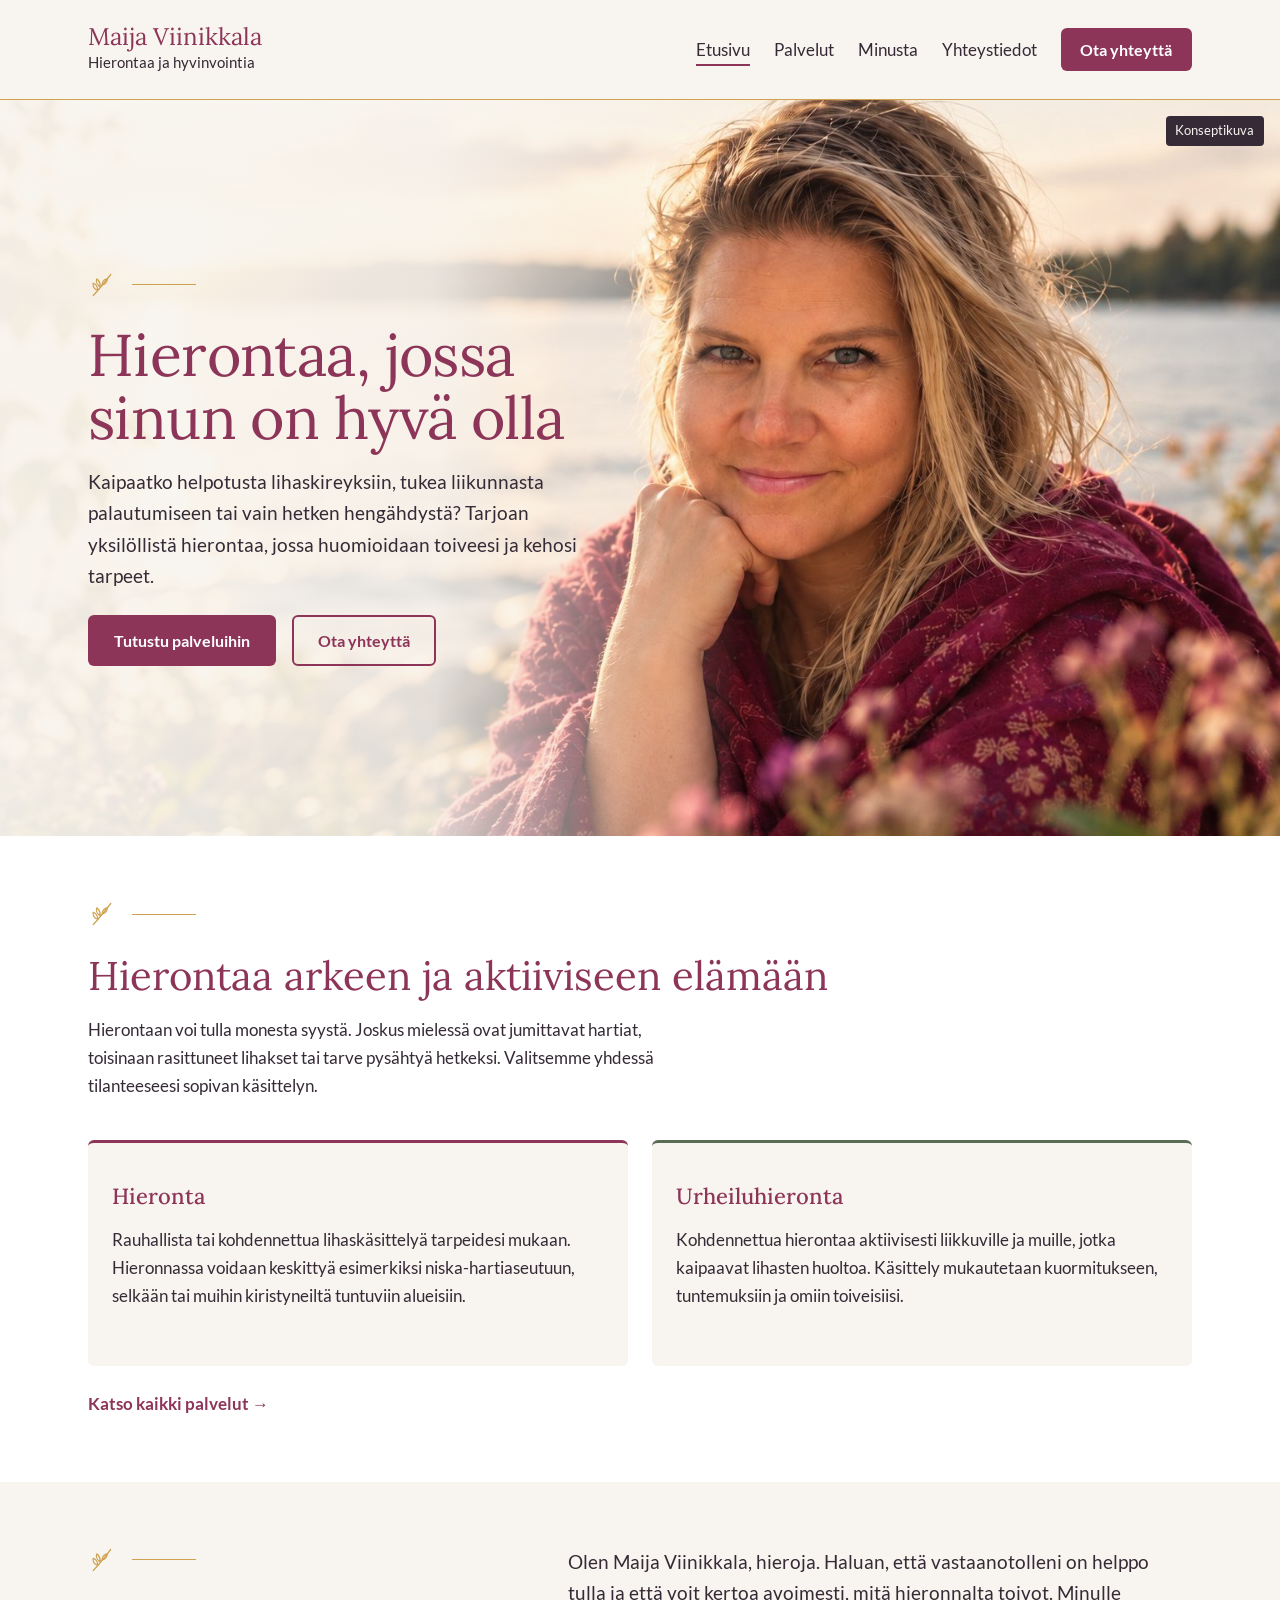
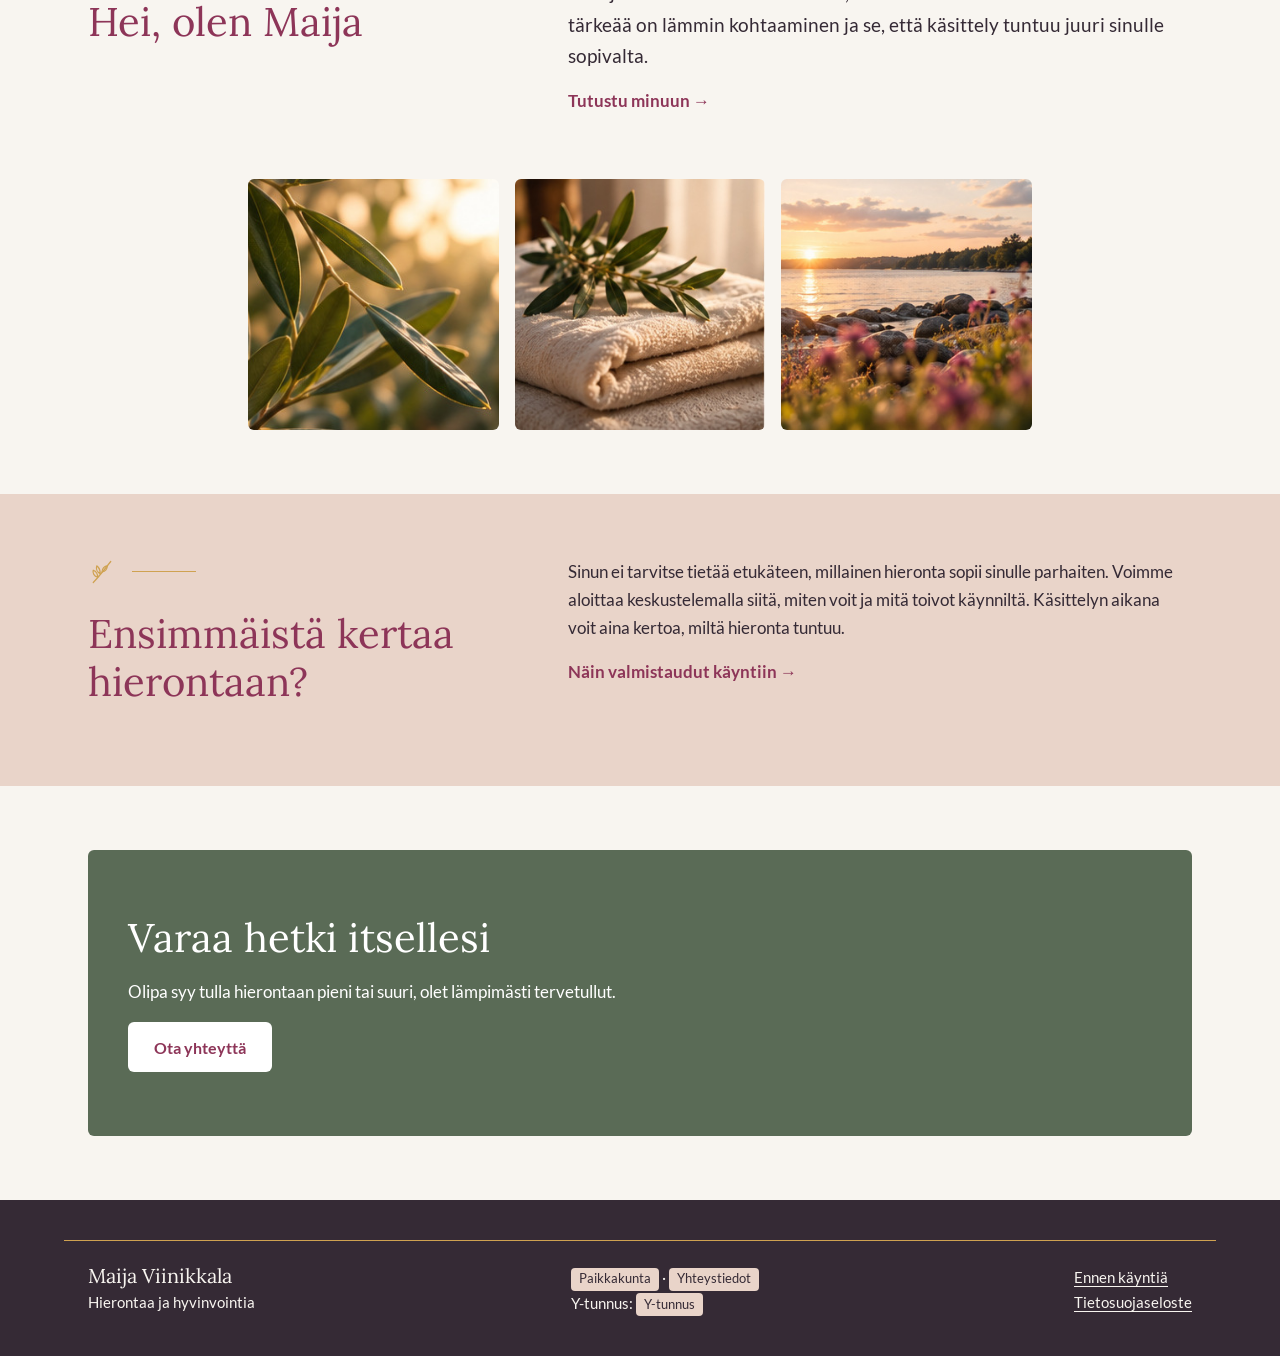
<file: index.html>
<!doctype html>
<html lang="fi">
<head>
  <meta charset="utf-8">
  <meta name="viewport" content="width=device-width, initial-scale=1">
  <title>Maija Viinikkala | Hierontaa ja urheiluhierontaa</title>
  <meta name="description" content="Yksilöllistä hierontaa ja urheiluhierontaa. Tutustu Maija Viinikkalan palveluihin ja ota yhteyttä.">
  <!-- Private build: remove before launch. -->
  <meta name="robots" content="noindex, nofollow">
  <meta name="theme-color" content="#F8F5F0">
  <link rel="icon" href="assets/favicon.svg" type="image/svg+xml">
  <link rel="preload" href="assets/fonts/lora-latin-400-normal.woff2" as="font" type="font/woff2" crossorigin>
  <link rel="preload" href="assets/fonts/lato-latin-400-normal.woff2" as="font" type="font/woff2" crossorigin>
  <link rel="stylesheet" href="css/tokens.css">
  <link rel="stylesheet" href="css/site.css">
</head>
<body>
  <svg width="0" height="0" style="position:absolute" aria-hidden="true" focusable="false">
    <symbol id="sprig" viewBox="0 0 32 32">
      <g fill="none" stroke="currentColor" stroke-width="1.4" stroke-linecap="round" stroke-linejoin="round">
        <path d="M6 28 C12 22 18 14 26 4"/>
        <path d="M11 22 C7 21 5 17 6 14 C9 15 11 18 11 22 Z"/>
        <path d="M16 16 C16 12 19 9 22 9 C22 12 20 15 16 16 Z"/>
        <path d="M14 18 C10 16 9 12 10 9 C13 11 14 14 14 18 Z"/>
      </g>
    </symbol>
  </svg>

  <a class="skip-link" href="#sisalto">Siirry sisältöön</a>

  <header class="site-header">
    <div class="wrap">
      <a class="brand" href="index.html">
        <span class="brand-name">Maija Viinikkala</span>
        <span class="brand-descriptor">Hierontaa ja hyvinvointia</span>
      </a>
      <nav class="site-nav" aria-label="Päävalikko">
        <ul>
          <li><a href="index.html" aria-current="page">Etusivu</a></li>
          <li><a href="palvelut.html">Palvelut</a></li>
          <li><a href="minusta.html">Minusta</a></li>
          <li><a href="yhteystiedot.html">Yhteystiedot</a></li>
          <!-- Becomes "Varaa aika" once a working booking route exists. -->
          <li><a class="button" href="yhteystiedot.html">Ota yhteyttä</a></li>
        </ul>
      </nav>
    </div>
  </header>

  <main id="sisalto">
    <section class="hero" aria-labelledby="hero-otsikko">
      <!-- PRIVATE DRAFT ONLY: AI-generated concept image, not a photograph of Maija.
           Replace with a genuine, Maija-approved portrait before launch,
           and remove .concept-label with it. -->
      <figure class="hero-media">
        <img src="assets/images/concept-hero-placeholder.jpg"
             srcset="assets/images/concept-hero-placeholder-800.jpg 800w, assets/images/concept-hero-placeholder.jpg 1536w"
             sizes="100vw" width="1536" height="1024" fetchpriority="high"
             alt="Konseptikuva: hymyilevä nainen viininpunaisessa huivissa järvenrannalla ilta-auringossa">
      </figure>
      <p class="concept-label">Konseptikuva</p>
      <div class="wrap hero-content">
        <div>
          <div class="rule" aria-hidden="true"><svg><use href="#sprig"/></svg></div>
          <h1 id="hero-otsikko">Hierontaa, jossa sinun on hyvä olla</h1>
          <p class="lead">Kaipaatko helpotusta lihaskireyksiin, tukea liikunnasta palautumiseen tai vain hetken hengähdystä? Tarjoan yksilöllistä hierontaa, jossa huomioidaan toiveesi ja kehosi tarpeet.</p>
          <div class="hero-actions">
            <a class="button" href="palvelut.html">Tutustu palveluihin</a>
            <a class="button button--outline" href="yhteystiedot.html">Ota yhteyttä</a>
          </div>
        </div>
      </div>
    </section>

    <section class="services" aria-labelledby="palvelut-otsikko">
      <div class="wrap">
        <div class="rule" aria-hidden="true"><svg><use href="#sprig"/></svg></div>
        <h2 id="palvelut-otsikko">Hierontaa arkeen ja aktiiviseen elämään</h2>
        <p>Hierontaan voi tulla monesta syystä. Joskus mielessä ovat jumittavat hartiat, toisinaan rasittuneet lihakset tai tarve pysähtyä hetkeksi. Valitsemme yhdessä tilanteeseesi sopivan käsittelyn.</p>
        <div class="card-grid">
          <article class="card">
            <h3>Hieronta</h3>
            <p>Rauhallista tai kohdennettua lihaskäsittelyä tarpeidesi mukaan. Hieronnassa voidaan keskittyä esimerkiksi niska-hartiaseutuun, selkään tai muihin kiristyneiltä tuntuviin alueisiin.</p>
          </article>
          <article class="card card--green">
            <h3>Urheiluhieronta</h3>
            <p>Kohdennettua hierontaa aktiivisesti liikkuville ja muille, jotka kaipaavat lihasten huoltoa. Käsittely mukautetaan kuormitukseen, tuntemuksiin ja omiin toiveisiisi.</p>
          </article>
        </div>
        <a class="text-link" href="palvelut.html">Katso kaikki palvelut</a>
      </div>
    </section>

    <section class="split" aria-labelledby="minusta-otsikko">
      <div class="wrap">
        <div>
          <div class="rule" aria-hidden="true"><svg><use href="#sprig"/></svg></div>
          <h2 id="minusta-otsikko">Hei, olen Maija</h2>
        </div>
        <div>
          <p class="lead">Olen Maija Viinikkala, hieroja. Haluan, että vastaanotolleni on helppo tulla ja että voit kertoa avoimesti, mitä hieronnalta toivot. Minulle tärkeää on lämmin kohtaaminen ja se, että käsittely tuntuu juuri sinulle sopivalta.</p>
          <a class="text-link" href="minusta.html">Tutustu minuun</a>
        </div>
      </div>
    </section>

    <!-- Moodboard atmosphere images. Replace with Maija's own photographs before launch. -->
    <div class="photo-strip">
      <div class="wrap">
        <ul>
          <li><img src="assets/images/botanical_olive_leaves.jpg" width="328" height="263" loading="lazy" alt="Oliivinoksan lehtiä auringonvalossa"></li>
          <li><img src="assets/images/folded_ivory_towels.jpg" width="306" height="299" loading="lazy" alt="Pinottuja vaaleita pyyhkeitä ja vihreä oksa"></li>
          <li><img src="assets/images/sunset_lakeshore.jpg" width="375" height="299" loading="lazy" alt="Järvenranta ja kukkivia kasveja ilta-auringossa"></li>
        </ul>
      </div>
    </div>

    <section class="split tinted" aria-labelledby="ensikerta-otsikko">
      <div class="wrap">
        <div>
          <div class="rule" aria-hidden="true"><svg><use href="#sprig"/></svg></div>
          <h2 id="ensikerta-otsikko">Ensimmäistä kertaa hierontaan?</h2>
        </div>
        <div>
          <p>Sinun ei tarvitse tietää etukäteen, millainen hieronta sopii sinulle parhaiten. Voimme aloittaa keskustelemalla siitä, miten voit ja mitä toivot käynniltä. Käsittelyn aikana voit aina kertoa, miltä hieronta tuntuu.</p>
          <a class="text-link" href="ennen-kayntia.html">Näin valmistaudut käyntiin</a>
        </div>
      </div>
    </section>

    <section aria-labelledby="cta-otsikko">
      <div class="wrap">
        <div class="cta-panel">
          <h2 id="cta-otsikko">Varaa hetki itsellesi</h2>
          <p>Olipa syy tulla hierontaan pieni tai suuri, olet lämpimästi tervetullut.</p>
          <!-- "Varaa aika" once online booking exists. -->
          <a class="button" href="yhteystiedot.html">Ota yhteyttä</a>
        </div>
      </div>
    </section>
  </main>

  <footer class="site-footer">
    <div class="wrap">
      <p><span class="brand-name">Maija Viinikkala</span><br>Hierontaa ja hyvinvointia</p>
      <p><span class="todo">Paikkakunta</span> · <span class="todo">Yhteystiedot</span><br>Y-tunnus: <span class="todo">Y-tunnus</span></p>
      <p><a href="ennen-kayntia.html">Ennen käyntiä</a><br><a href="tietosuoja.html">Tietosuojaseloste</a></p>
    </div>
  </footer>
</body>
</html>
</file>
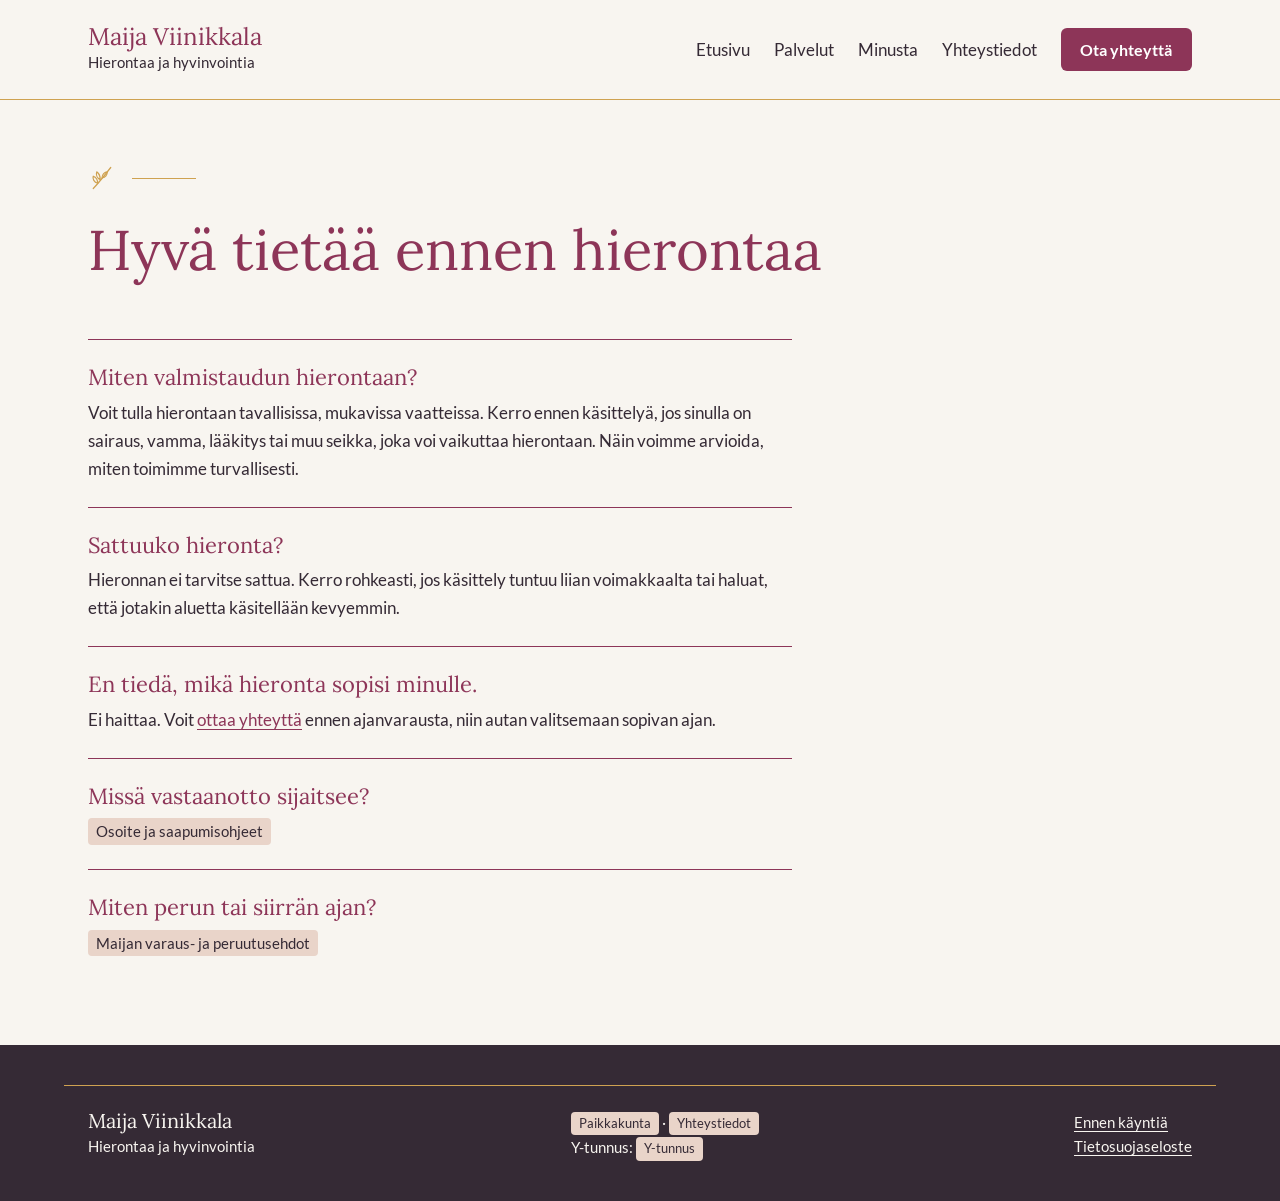
<file: ennen-kayntia.html>
<!doctype html>
<html lang="fi">
<head>
  <meta charset="utf-8">
  <meta name="viewport" content="width=device-width, initial-scale=1">
  <title>Hyvä tietää ennen hierontaa | Maija Viinikkala</title>
  <meta name="description" content="Miten valmistaudut hierontaan, sattuuko hieronta ja muita usein kysyttyjä kysymyksiä.">
  <!-- Private build: remove before launch. -->
  <meta name="robots" content="noindex, nofollow">
  <meta name="theme-color" content="#F8F5F0">
  <link rel="icon" href="assets/favicon.svg" type="image/svg+xml">
  <link rel="preload" href="assets/fonts/lora-latin-400-normal.woff2" as="font" type="font/woff2" crossorigin>
  <link rel="preload" href="assets/fonts/lato-latin-400-normal.woff2" as="font" type="font/woff2" crossorigin>
  <link rel="stylesheet" href="css/tokens.css">
  <link rel="stylesheet" href="css/site.css">
</head>
<body>
  <svg width="0" height="0" style="position:absolute" aria-hidden="true" focusable="false">
    <symbol id="sprig" viewBox="0 0 32 32">
      <g fill="none" stroke="currentColor" stroke-width="1.4" stroke-linecap="round" stroke-linejoin="round">
        <path d="M6 28 C12 22 18 14 26 4"/>
        <path d="M11 22 C7 21 5 17 6 14 C9 15 11 18 11 22 Z"/>
        <path d="M16 16 C16 12 19 9 22 9 C22 12 20 15 16 16 Z"/>
        <path d="M14 18 C10 16 9 12 10 9 C13 11 14 14 14 18 Z"/>
      </g>
    </symbol>
  </svg>

  <a class="skip-link" href="#sisalto">Siirry sisältöön</a>

  <header class="site-header">
    <div class="wrap">
      <a class="brand" href="index.html">
        <span class="brand-name">Maija Viinikkala</span>
        <span class="brand-descriptor">Hierontaa ja hyvinvointia</span>
      </a>
      <nav class="site-nav" aria-label="Päävalikko">
        <ul>
          <li><a href="index.html">Etusivu</a></li>
          <li><a href="palvelut.html">Palvelut</a></li>
          <li><a href="minusta.html">Minusta</a></li>
          <li><a href="yhteystiedot.html">Yhteystiedot</a></li>
          <!-- Becomes "Varaa aika" once a working booking route exists. -->
          <li><a class="button" href="yhteystiedot.html">Ota yhteyttä</a></li>
        </ul>
      </nav>
    </div>
  </header>

  <main id="sisalto">
    <section class="page-intro">
      <div class="wrap">
        <div class="rule" aria-hidden="true"><svg><use href="#sprig"/></svg></div>
        <h1>Hyvä tietää ennen hierontaa</h1>
      </div>
    </section>

    <section>
      <div class="wrap">
        <dl class="faq-list">
          <div>
            <dt>Miten valmistaudun hierontaan?</dt>
            <dd>Voit tulla hierontaan tavallisissa, mukavissa vaatteissa. Kerro ennen käsittelyä, jos sinulla on sairaus, vamma, lääkitys tai muu seikka, joka voi vaikuttaa hierontaan. Näin voimme arvioida, miten toimimme turvallisesti.</dd>
          </div>
          <div>
            <dt>Sattuuko hieronta?</dt>
            <dd>Hieronnan ei tarvitse sattua. Kerro rohkeasti, jos käsittely tuntuu liian voimakkaalta tai haluat, että jotakin aluetta käsitellään kevyemmin.</dd>
          </div>
          <div>
            <dt>En tiedä, mikä hieronta sopisi minulle.</dt>
            <dd>Ei haittaa. Voit <a href="yhteystiedot.html">ottaa yhteyttä</a> ennen ajanvarausta, niin autan valitsemaan sopivan ajan.</dd>
          </div>
          <div>
            <dt>Missä vastaanotto sijaitsee?</dt>
            <dd><span class="todo">Osoite ja saapumisohjeet</span></dd>
          </div>
          <div>
            <dt>Miten perun tai siirrän ajan?</dt>
            <dd><span class="todo">Maijan varaus- ja peruutusehdot</span></dd>
          </div>
        </dl>
      </div>
    </section>
  </main>

  <footer class="site-footer">
    <div class="wrap">
      <p><span class="brand-name">Maija Viinikkala</span><br>Hierontaa ja hyvinvointia</p>
      <p><span class="todo">Paikkakunta</span> · <span class="todo">Yhteystiedot</span><br>Y-tunnus: <span class="todo">Y-tunnus</span></p>
      <p><a href="ennen-kayntia.html">Ennen käyntiä</a><br><a href="tietosuoja.html">Tietosuojaseloste</a></p>
    </div>
  </footer>
</body>
</html>
</file>
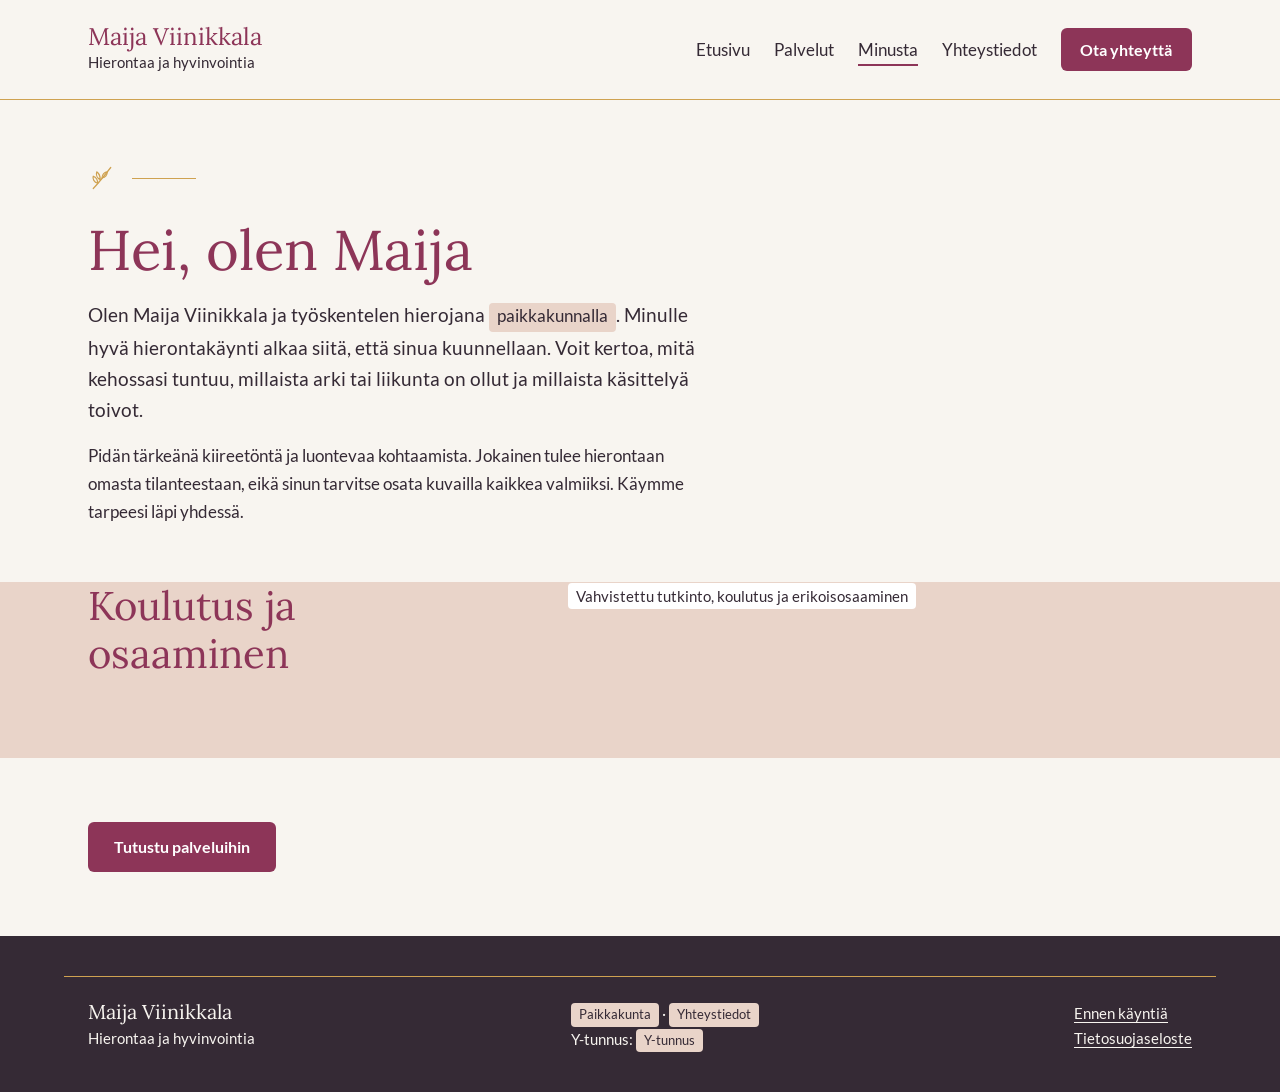
<file: minusta.html>
<!doctype html>
<html lang="fi">
<head>
  <meta charset="utf-8">
  <meta name="viewport" content="width=device-width, initial-scale=1">
  <title>Minusta | Maija Viinikkala</title>
  <meta name="description" content="Tutustu Maija Viinikkalaan ja hänen tapaansa tehdä yksilöllistä, asiakkaan tarpeet huomioivaa hierontaa.">
  <!-- Private build: remove before launch. -->
  <meta name="robots" content="noindex, nofollow">
  <meta name="theme-color" content="#F8F5F0">
  <link rel="icon" href="assets/favicon.svg" type="image/svg+xml">
  <link rel="preload" href="assets/fonts/lora-latin-400-normal.woff2" as="font" type="font/woff2" crossorigin>
  <link rel="preload" href="assets/fonts/lato-latin-400-normal.woff2" as="font" type="font/woff2" crossorigin>
  <link rel="stylesheet" href="css/tokens.css">
  <link rel="stylesheet" href="css/site.css">
</head>
<body>
  <svg width="0" height="0" style="position:absolute" aria-hidden="true" focusable="false">
    <symbol id="sprig" viewBox="0 0 32 32">
      <g fill="none" stroke="currentColor" stroke-width="1.4" stroke-linecap="round" stroke-linejoin="round">
        <path d="M6 28 C12 22 18 14 26 4"/>
        <path d="M11 22 C7 21 5 17 6 14 C9 15 11 18 11 22 Z"/>
        <path d="M16 16 C16 12 19 9 22 9 C22 12 20 15 16 16 Z"/>
        <path d="M14 18 C10 16 9 12 10 9 C13 11 14 14 14 18 Z"/>
      </g>
    </symbol>
  </svg>

  <a class="skip-link" href="#sisalto">Siirry sisältöön</a>

  <header class="site-header">
    <div class="wrap">
      <a class="brand" href="index.html">
        <span class="brand-name">Maija Viinikkala</span>
        <span class="brand-descriptor">Hierontaa ja hyvinvointia</span>
      </a>
      <nav class="site-nav" aria-label="Päävalikko">
        <ul>
          <li><a href="index.html">Etusivu</a></li>
          <li><a href="palvelut.html">Palvelut</a></li>
          <li><a href="minusta.html" aria-current="page">Minusta</a></li>
          <li><a href="yhteystiedot.html">Yhteystiedot</a></li>
          <!-- Becomes "Varaa aika" once a working booking route exists. -->
          <li><a class="button" href="yhteystiedot.html">Ota yhteyttä</a></li>
        </ul>
      </nav>
    </div>
  </header>

  <main id="sisalto">
    <section class="page-intro">
      <div class="wrap">
        <div class="rule" aria-hidden="true"><svg><use href="#sprig"/></svg></div>
        <h1>Hei, olen Maija</h1>
        <p class="lead">Olen Maija Viinikkala ja työskentelen hierojana <span class="todo">paikkakunnalla</span>. Minulle hyvä hierontakäynti alkaa siitä, että sinua kuunnellaan. Voit kertoa, mitä kehossasi tuntuu, millaista arki tai liikunta on ollut ja millaista käsittelyä toivot.</p>
        <p>Pidän tärkeänä kiireetöntä ja luontevaa kohtaamista. Jokainen tulee hierontaan omasta tilanteestaan, eikä sinun tarvitse osata kuvailla kaikkea valmiiksi. Käymme tarpeesi läpi yhdessä.</p>
      </div>
    </section>

    <!-- Optional: keep only with factual details supplied by Maija. -->
    <section class="split tinted" aria-labelledby="koulutus-otsikko">
      <div class="wrap">
        <div>
          <h2 id="koulutus-otsikko">Koulutus ja osaaminen</h2>
        </div>
        <div>
          <p><span class="todo">Vahvistettu tutkinto, koulutus ja erikoisosaaminen</span></p>
        </div>
      </div>
    </section>

    <section>
      <div class="wrap">
        <a class="button" href="palvelut.html">Tutustu palveluihin</a>
      </div>
    </section>
  </main>

  <footer class="site-footer">
    <div class="wrap">
      <p><span class="brand-name">Maija Viinikkala</span><br>Hierontaa ja hyvinvointia</p>
      <p><span class="todo">Paikkakunta</span> · <span class="todo">Yhteystiedot</span><br>Y-tunnus: <span class="todo">Y-tunnus</span></p>
      <p><a href="ennen-kayntia.html">Ennen käyntiä</a><br><a href="tietosuoja.html">Tietosuojaseloste</a></p>
    </div>
  </footer>
</body>
</html>
</file>
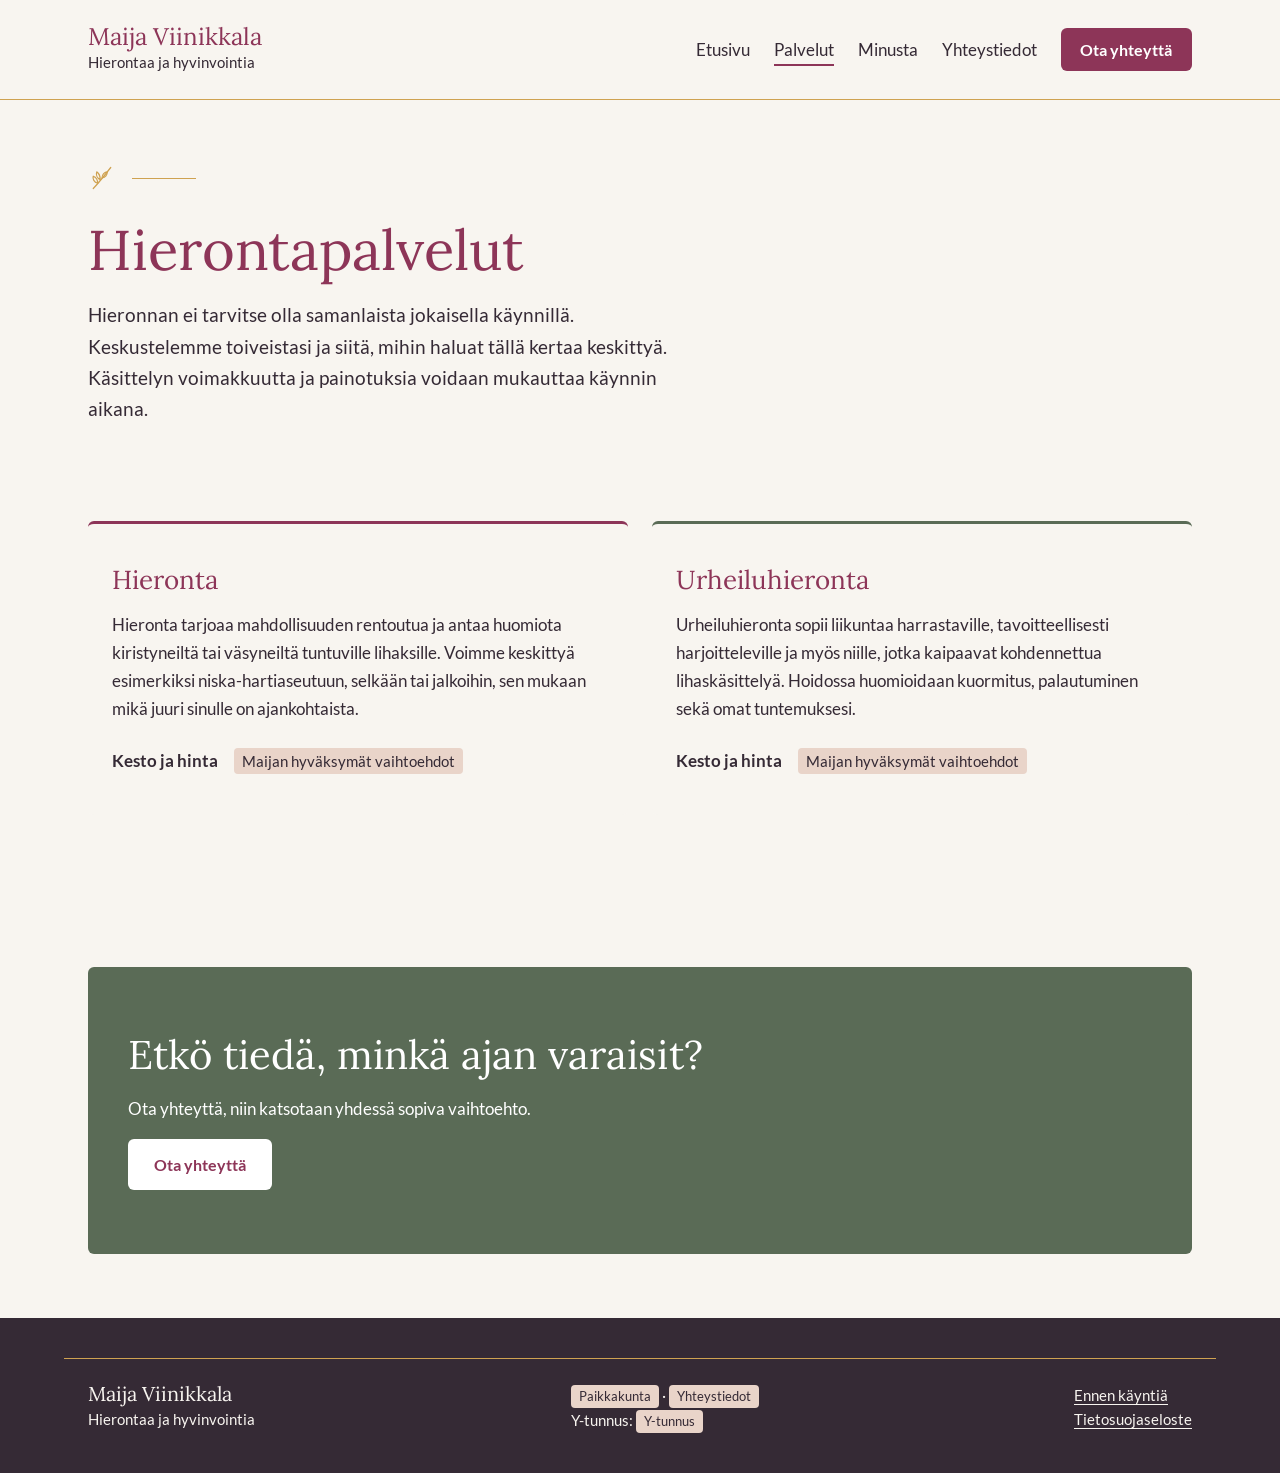
<file: palvelut.html>
<!doctype html>
<html lang="fi">
<head>
  <meta charset="utf-8">
  <meta name="viewport" content="width=device-width, initial-scale=1">
  <title>Hierontapalvelut | Maija Viinikkala</title>
  <meta name="description" content="Tutustu hierontaan ja urheiluhierontaan Maija Viinikkalan vastaanotolla. Tietoa palveluista, ajanvarauksesta ja käyntiin valmistautumisesta.">
  <!-- Private build: remove before launch. -->
  <meta name="robots" content="noindex, nofollow">
  <meta name="theme-color" content="#F8F5F0">
  <link rel="icon" href="assets/favicon.svg" type="image/svg+xml">
  <link rel="preload" href="assets/fonts/lora-latin-400-normal.woff2" as="font" type="font/woff2" crossorigin>
  <link rel="preload" href="assets/fonts/lato-latin-400-normal.woff2" as="font" type="font/woff2" crossorigin>
  <link rel="stylesheet" href="css/tokens.css">
  <link rel="stylesheet" href="css/site.css">
</head>
<body>
  <svg width="0" height="0" style="position:absolute" aria-hidden="true" focusable="false">
    <symbol id="sprig" viewBox="0 0 32 32">
      <g fill="none" stroke="currentColor" stroke-width="1.4" stroke-linecap="round" stroke-linejoin="round">
        <path d="M6 28 C12 22 18 14 26 4"/>
        <path d="M11 22 C7 21 5 17 6 14 C9 15 11 18 11 22 Z"/>
        <path d="M16 16 C16 12 19 9 22 9 C22 12 20 15 16 16 Z"/>
        <path d="M14 18 C10 16 9 12 10 9 C13 11 14 14 14 18 Z"/>
      </g>
    </symbol>
  </svg>

  <a class="skip-link" href="#sisalto">Siirry sisältöön</a>

  <header class="site-header">
    <div class="wrap">
      <a class="brand" href="index.html">
        <span class="brand-name">Maija Viinikkala</span>
        <span class="brand-descriptor">Hierontaa ja hyvinvointia</span>
      </a>
      <nav class="site-nav" aria-label="Päävalikko">
        <ul>
          <li><a href="index.html">Etusivu</a></li>
          <li><a href="palvelut.html" aria-current="page">Palvelut</a></li>
          <li><a href="minusta.html">Minusta</a></li>
          <li><a href="yhteystiedot.html">Yhteystiedot</a></li>
          <!-- Becomes "Varaa aika" once a working booking route exists. -->
          <li><a class="button" href="yhteystiedot.html">Ota yhteyttä</a></li>
        </ul>
      </nav>
    </div>
  </header>

  <main id="sisalto">
    <section class="page-intro">
      <div class="wrap">
        <div class="rule" aria-hidden="true"><svg><use href="#sprig"/></svg></div>
        <h1>Hierontapalvelut</h1>
        <p class="lead">Hieronnan ei tarvitse olla samanlaista jokaisella käynnillä. Keskustelemme toiveistasi ja siitä, mihin haluat tällä kertaa keskittyä. Käsittelyn voimakkuutta ja painotuksia voidaan mukauttaa käynnin aikana.</p>
      </div>
    </section>

    <section>
      <div class="wrap">
        <div class="card-grid">
          <article class="card">
            <h2>Hieronta</h2>
            <p>Hieronta tarjoaa mahdollisuuden rentoutua ja antaa huomiota kiristyneiltä tai väsyneiltä tuntuville lihaksille. Voimme keskittyä esimerkiksi niska-hartiaseutuun, selkään tai jalkoihin, sen mukaan mikä juuri sinulle on ajankohtaista.</p>
            <dl>
              <dt>Kesto ja hinta</dt>
              <dd><span class="todo">Maijan hyväksymät vaihtoehdot</span></dd>
            </dl>
          </article>
          <article class="card card--green">
            <h2>Urheiluhieronta</h2>
            <p>Urheiluhieronta sopii liikuntaa harrastaville, tavoitteellisesti harjoitteleville ja myös niille, jotka kaipaavat kohdennettua lihaskäsittelyä. Hoidossa huomioidaan kuormitus, palautuminen sekä omat tuntemuksesi.</p>
            <dl>
              <dt>Kesto ja hinta</dt>
              <dd><span class="todo">Maijan hyväksymät vaihtoehdot</span></dd>
            </dl>
          </article>
        </div>
        <!-- Pregnancy massage or breastfeeding guidance are added only if Maija
             confirms she is qualified and offers them at launch. -->
      </div>
    </section>

    <section>
      <div class="wrap">
        <div class="cta-panel">
          <h2>Etkö tiedä, minkä ajan varaisit?</h2>
          <p>Ota yhteyttä, niin katsotaan yhdessä sopiva vaihtoehto.</p>
          <a class="button" href="yhteystiedot.html">Ota yhteyttä</a>
        </div>
      </div>
    </section>
  </main>

  <footer class="site-footer">
    <div class="wrap">
      <p><span class="brand-name">Maija Viinikkala</span><br>Hierontaa ja hyvinvointia</p>
      <p><span class="todo">Paikkakunta</span> · <span class="todo">Yhteystiedot</span><br>Y-tunnus: <span class="todo">Y-tunnus</span></p>
      <p><a href="ennen-kayntia.html">Ennen käyntiä</a><br><a href="tietosuoja.html">Tietosuojaseloste</a></p>
    </div>
  </footer>
</body>
</html>
</file>
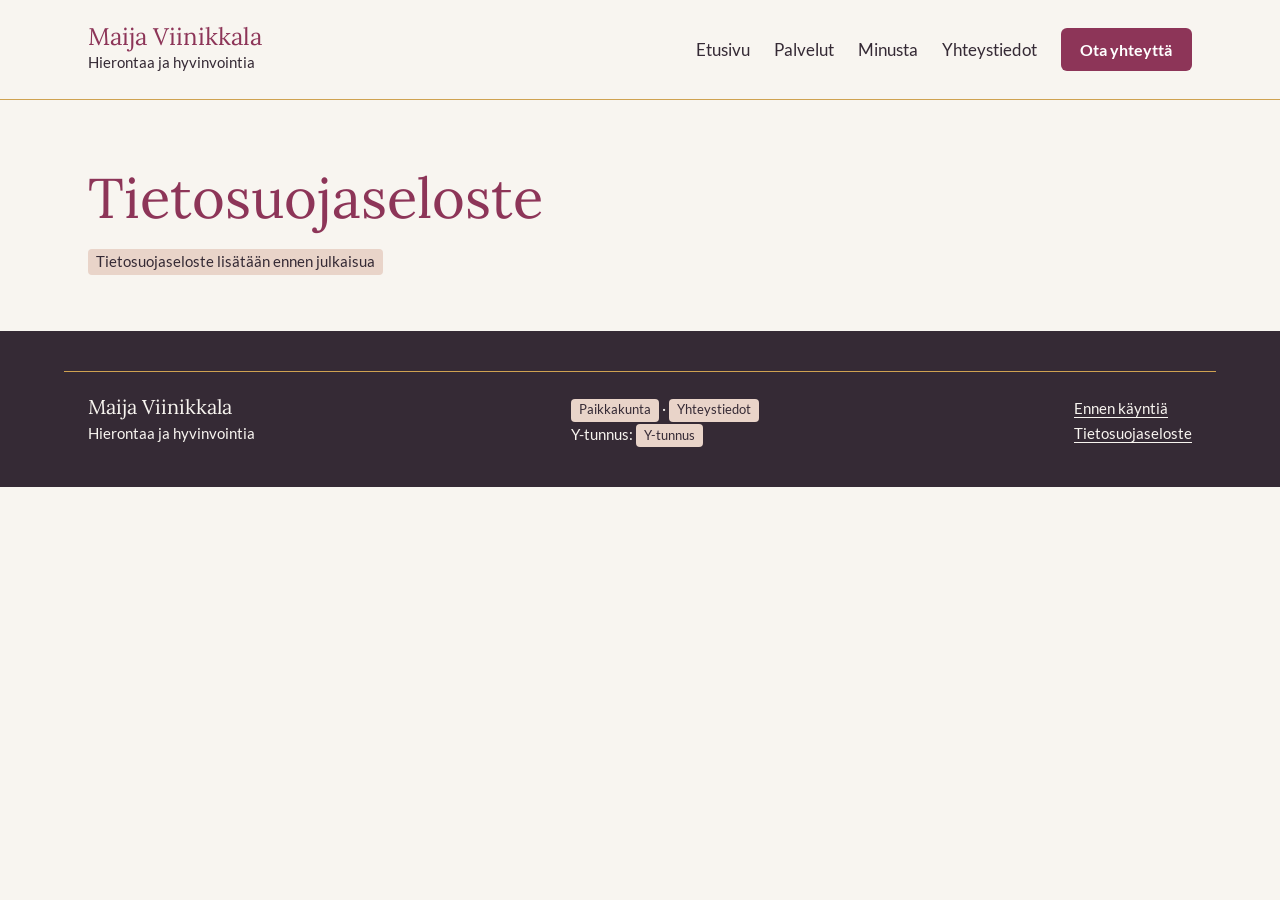
<file: tietosuoja.html>
<!doctype html>
<html lang="fi">
<head>
  <meta charset="utf-8">
  <meta name="viewport" content="width=device-width, initial-scale=1">
  <title>Tietosuojaseloste | Maija Viinikkala</title>
  <meta name="description" content="Maija Viinikkalan tietosuojaseloste.">
  <!-- Private build: remove before launch. -->
  <meta name="robots" content="noindex, nofollow">
  <meta name="theme-color" content="#F8F5F0">
  <link rel="icon" href="assets/favicon.svg" type="image/svg+xml">
  <link rel="preload" href="assets/fonts/lora-latin-400-normal.woff2" as="font" type="font/woff2" crossorigin>
  <link rel="preload" href="assets/fonts/lato-latin-400-normal.woff2" as="font" type="font/woff2" crossorigin>
  <link rel="stylesheet" href="css/tokens.css">
  <link rel="stylesheet" href="css/site.css">
</head>
<body>
  <svg width="0" height="0" style="position:absolute" aria-hidden="true" focusable="false">
    <symbol id="sprig" viewBox="0 0 32 32">
      <g fill="none" stroke="currentColor" stroke-width="1.4" stroke-linecap="round" stroke-linejoin="round">
        <path d="M6 28 C12 22 18 14 26 4"/>
        <path d="M11 22 C7 21 5 17 6 14 C9 15 11 18 11 22 Z"/>
        <path d="M16 16 C16 12 19 9 22 9 C22 12 20 15 16 16 Z"/>
        <path d="M14 18 C10 16 9 12 10 9 C13 11 14 14 14 18 Z"/>
      </g>
    </symbol>
  </svg>

  <a class="skip-link" href="#sisalto">Siirry sisältöön</a>

  <header class="site-header">
    <div class="wrap">
      <a class="brand" href="index.html">
        <span class="brand-name">Maija Viinikkala</span>
        <span class="brand-descriptor">Hierontaa ja hyvinvointia</span>
      </a>
      <nav class="site-nav" aria-label="Päävalikko">
        <ul>
          <li><a href="index.html">Etusivu</a></li>
          <li><a href="palvelut.html">Palvelut</a></li>
          <li><a href="minusta.html">Minusta</a></li>
          <li><a href="yhteystiedot.html">Yhteystiedot</a></li>
          <!-- Becomes "Varaa aika" once a working booking route exists. -->
          <li><a class="button" href="yhteystiedot.html">Ota yhteyttä</a></li>
        </ul>
      </nav>
    </div>
  </header>

  <main id="sisalto">
    <section class="page-intro">
      <div class="wrap">
        <h1>Tietosuojaseloste</h1>
        <p><span class="todo">Tietosuojaseloste lisätään ennen julkaisua</span></p>
      </div>
    </section>
  </main>

  <footer class="site-footer">
    <div class="wrap">
      <p><span class="brand-name">Maija Viinikkala</span><br>Hierontaa ja hyvinvointia</p>
      <p><span class="todo">Paikkakunta</span> · <span class="todo">Yhteystiedot</span><br>Y-tunnus: <span class="todo">Y-tunnus</span></p>
      <p><a href="ennen-kayntia.html">Ennen käyntiä</a><br><a href="tietosuoja.html">Tietosuojaseloste</a></p>
    </div>
  </footer>
</body>
</html>
</file>
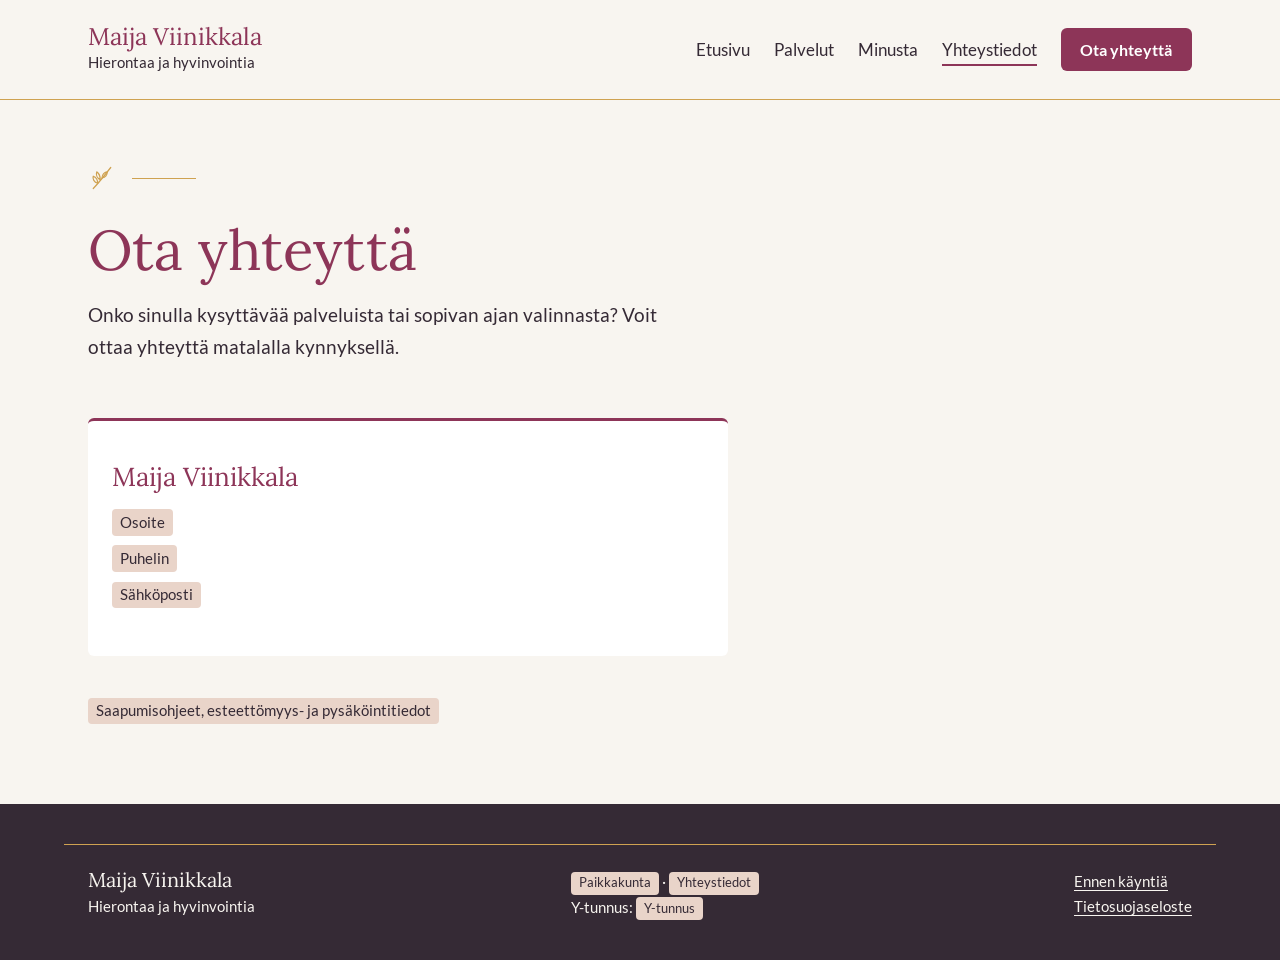
<file: yhteystiedot.html>
<!doctype html>
<html lang="fi">
<head>
  <meta charset="utf-8">
  <meta name="viewport" content="width=device-width, initial-scale=1">
  <title>Ota yhteyttä | Maija Viinikkala</title>
  <meta name="description" content="Maija Viinikkalan yhteystiedot ja ajanvaraus.">
  <!-- Private build: remove before launch. -->
  <meta name="robots" content="noindex, nofollow">
  <meta name="theme-color" content="#F8F5F0">
  <link rel="icon" href="assets/favicon.svg" type="image/svg+xml">
  <link rel="preload" href="assets/fonts/lora-latin-400-normal.woff2" as="font" type="font/woff2" crossorigin>
  <link rel="preload" href="assets/fonts/lato-latin-400-normal.woff2" as="font" type="font/woff2" crossorigin>
  <link rel="stylesheet" href="css/tokens.css">
  <link rel="stylesheet" href="css/site.css">
</head>
<body>
  <svg width="0" height="0" style="position:absolute" aria-hidden="true" focusable="false">
    <symbol id="sprig" viewBox="0 0 32 32">
      <g fill="none" stroke="currentColor" stroke-width="1.4" stroke-linecap="round" stroke-linejoin="round">
        <path d="M6 28 C12 22 18 14 26 4"/>
        <path d="M11 22 C7 21 5 17 6 14 C9 15 11 18 11 22 Z"/>
        <path d="M16 16 C16 12 19 9 22 9 C22 12 20 15 16 16 Z"/>
        <path d="M14 18 C10 16 9 12 10 9 C13 11 14 14 14 18 Z"/>
      </g>
    </symbol>
  </svg>

  <a class="skip-link" href="#sisalto">Siirry sisältöön</a>

  <header class="site-header">
    <div class="wrap">
      <a class="brand" href="index.html">
        <span class="brand-name">Maija Viinikkala</span>
        <span class="brand-descriptor">Hierontaa ja hyvinvointia</span>
      </a>
      <nav class="site-nav" aria-label="Päävalikko">
        <ul>
          <li><a href="index.html">Etusivu</a></li>
          <li><a href="palvelut.html">Palvelut</a></li>
          <li><a href="minusta.html">Minusta</a></li>
          <li><a href="yhteystiedot.html" aria-current="page">Yhteystiedot</a></li>
          <!-- Becomes "Varaa aika" once a working booking route exists. -->
          <li><a class="button" href="yhteystiedot.html">Ota yhteyttä</a></li>
        </ul>
      </nav>
    </div>
  </header>

  <main id="sisalto">
    <section class="page-intro">
      <div class="wrap">
        <div class="rule" aria-hidden="true"><svg><use href="#sprig"/></svg></div>
        <h1>Ota yhteyttä</h1>
        <p class="lead">Onko sinulla kysyttävää palveluista tai sopivan ajan valinnasta? Voit ottaa yhteyttä matalalla kynnyksellä.</p>
      </div>
    </section>

    <section>
      <div class="wrap">
        <div class="contact-card">
          <h2>Maija Viinikkala</h2>
          <address>
            <p><span class="todo">Osoite</span></p>
            <p><span class="todo">Puhelin</span></p>
            <p><span class="todo">Sähköposti</span></p>
          </address>
        </div>
        <!-- Add a "Varaa aika" button here once the booking address is confirmed. -->
        <p><span class="todo">Saapumisohjeet, esteettömyys- ja pysäköintitiedot</span></p>
      </div>
    </section>
  </main>

  <footer class="site-footer">
    <div class="wrap">
      <p><span class="brand-name">Maija Viinikkala</span><br>Hierontaa ja hyvinvointia</p>
      <p><span class="todo">Paikkakunta</span> · <span class="todo">Yhteystiedot</span><br>Y-tunnus: <span class="todo">Y-tunnus</span></p>
      <p><a href="ennen-kayntia.html">Ennen käyntiä</a><br><a href="tietosuoja.html">Tietosuojaseloste</a></p>
    </div>
  </footer>
</body>
</html>
</file>
<file: css/tokens.css>
/*
 * Maija Viinikkala: design tokens.
 * Single source of truth for colours, type and spacing.
 * Values match MAIJA_BRAND_GUIDELINES.md (approved 10 October 2026).
 */

@font-face {
  font-family: "Lora";
  src: url("../assets/fonts/lora-latin-400-normal.woff2") format("woff2");
  font-weight: 400;
  font-style: normal;
  font-display: swap;
}
@font-face {
  font-family: "Lora";
  src: url("../assets/fonts/lora-latin-400-italic.woff2") format("woff2");
  font-weight: 400;
  font-style: italic;
  font-display: swap;
}
@font-face {
  font-family: "Lora";
  src: url("../assets/fonts/lora-latin-500-normal.woff2") format("woff2");
  font-weight: 500;
  font-style: normal;
  font-display: swap;
}
@font-face {
  font-family: "Lato";
  src: url("../assets/fonts/lato-latin-400-normal.woff2") format("woff2");
  font-weight: 400;
  font-style: normal;
  font-display: swap;
}
@font-face {
  font-family: "Lato";
  src: url("../assets/fonts/lato-latin-400-italic.woff2") format("woff2");
  font-weight: 400;
  font-style: italic;
  font-display: swap;
}
/* Lato as distributed for the web has no medium or semibold; 700 stands in for both. */
@font-face {
  font-family: "Lato";
  src: url("../assets/fonts/lato-latin-700-normal.woff2") format("woff2");
  font-weight: 700;
  font-style: normal;
  font-display: swap;
}

:root {
  /* Brand palette */
  --brand-raspberry: #8D3558;
  --brand-ivory: #F8F5F0;
  --brand-gold: #CFA251;      /* decorative only: 2.2:1 on ivory, never for text */
  --brand-green: #5A6B56;
  --brand-pale-clay: #E9D4C9;
  --brand-plum: #352A35;
  --brand-white: #FFFFFF;

  /* Semantic roles */
  --color-page: var(--brand-ivory);
  --color-text: var(--brand-plum);
  --color-heading: var(--brand-raspberry);
  --color-primary-action: var(--brand-raspberry);
  --color-primary-action-text: var(--brand-white);
  --color-secondary-action: var(--brand-green);
  --color-secondary-panel: var(--brand-pale-clay);
  --color-accent-rule: var(--brand-gold);
  --color-dark-section: var(--brand-plum);
  --color-focus: var(--brand-raspberry);

  /* Type */
  --font-heading: "Lora", Georgia, "Times New Roman", serif;
  --font-body: "Lato", "Helvetica Neue", Arial, sans-serif;
  --text-base: 1.0625rem;
  --leading-body: 1.65;
  --leading-heading: 1.2;

  /* Space and shape */
  --space-xs: 0.5rem;
  --space-s: 1rem;
  --space-m: 1.5rem;
  --space-l: 2.5rem;
  --space-xl: 4rem;
  --space-xxl: 6rem;
  --radius: 6px;
  --measure: 38rem;
  --page-max: 72rem;
}
</file>
<file: css/site.css>
/* Maija Viinikkala: site styles. All colour and type values come from tokens.css. */

*,
*::before,
*::after {
  box-sizing: border-box;
}

html {
  scroll-behavior: smooth;
}

@media (prefers-reduced-motion: reduce) {
  html {
    scroll-behavior: auto;
  }
}

body {
  margin: 0;
  background: var(--color-page);
  color: var(--color-text);
  font-family: var(--font-body);
  font-size: var(--text-base);
  line-height: var(--leading-body);
  -webkit-font-smoothing: antialiased;
}

img {
  display: block;
  max-width: 100%;
  height: auto;
}

h1,
h2,
h3 {
  font-family: var(--font-heading);
  font-weight: 400;
  line-height: var(--leading-heading);
  color: var(--color-heading);
  margin: 0 0 var(--space-s);
}

h1 {
  font-size: clamp(2.25rem, 5vw, 3.5rem);
}

h2 {
  font-size: clamp(1.75rem, 3.5vw, 2.5rem);
}

h3 {
  font-size: 1.375rem;
  font-weight: 500;
}

p {
  margin: 0 0 var(--space-s);
  max-width: var(--measure);
}

a {
  color: var(--brand-raspberry);
  text-underline-offset: 0.2em;
}

:focus-visible {
  outline: 3px solid var(--color-focus);
  outline-offset: 3px;
  border-radius: 2px;
}

.wrap {
  width: 100%;
  max-width: var(--page-max);
  margin: 0 auto;
  padding: 0 var(--space-m);
}

/* Skip link */
.skip-link {
  position: absolute;
  left: var(--space-s);
  top: -100px;
  background: var(--color-primary-action);
  color: var(--color-primary-action-text);
  padding: var(--space-xs) var(--space-s);
  border-radius: var(--radius);
  z-index: 10;
}

.skip-link:focus {
  top: var(--space-s);
}

/* Header */
.site-header {
  border-bottom: 1px solid var(--color-accent-rule);
}

.site-header .wrap {
  display: flex;
  flex-wrap: wrap;
  align-items: center;
  justify-content: space-between;
  gap: var(--space-s) var(--space-l);
  padding-top: var(--space-m);
  padding-bottom: var(--space-m);
}

.brand {
  text-decoration: none;
  color: var(--color-text);
  display: flex;
  flex-direction: column;
}

.brand-name {
  font-family: var(--font-heading);
  font-size: 1.5rem;
  color: var(--color-heading);
  line-height: 1.1;
}

.brand-descriptor {
  font-size: 0.9375rem;
}

.site-nav ul {
  display: flex;
  flex-wrap: wrap;
  align-items: center;
  gap: var(--space-xs) var(--space-m);
  list-style: none;
  margin: 0;
  padding: 0;
}

.site-nav a {
  color: var(--color-text);
  text-decoration: none;
  padding: 0.25rem 0;
  border-bottom: 2px solid transparent;
}

.site-nav a:hover,
.site-nav a[aria-current="page"] {
  border-bottom-color: var(--brand-raspberry);
}

/* Buttons */
.button {
  display: inline-block;
  font-family: var(--font-body);
  font-weight: 700;
  font-size: 1rem;
  line-height: 1.2;
  text-decoration: none;
  padding: 0.85rem 1.5rem;
  border-radius: var(--radius);
  border: 2px solid transparent;
  background: var(--color-primary-action);
  color: var(--color-primary-action-text);
  transition: background-color 0.15s ease;
}

.button:hover {
  background: var(--brand-plum);
}

.button--secondary {
  background: var(--color-secondary-action);
}

.button--outline {
  background: transparent;
  color: var(--brand-raspberry);
  border-color: var(--brand-raspberry);
}

.button--outline:hover {
  background: var(--brand-raspberry);
  color: var(--brand-white);
}

.site-nav .button {
  color: var(--color-primary-action-text);
  padding: 0.6rem 1.1rem;
  border-bottom: 2px solid transparent;
}

/* Sections */
section {
  padding: var(--space-xl) 0;
}

section[id] {
  scroll-margin-top: var(--space-m);
}

.rule {
  display: flex;
  align-items: center;
  gap: var(--space-s);
  margin-bottom: var(--space-m);
  color: var(--brand-gold);
}

.rule::after {
  content: "";
  flex: 0 0 4rem;
  height: 1px;
  background: var(--color-accent-rule);
}

.rule svg {
  width: 28px;
  height: 28px;
  flex: none;
}

.lead {
  font-size: 1.1875rem;
}

/* Hero: full-bleed photograph, text over its light left side on wide screens,
   photo stacked above the text on phones. */
.hero {
  position: relative;
  padding: 0;
  overflow: hidden;
}

.hero-media {
  margin: 0;
}

.hero-media img {
  width: 100%;
  aspect-ratio: 4 / 3;
  object-fit: cover;
  object-position: 62% 40%;
}

.hero-content {
  padding-top: var(--space-l);
  padding-bottom: var(--space-xl);
}

.hero h1 {
  font-size: clamp(2.5rem, 4.6vw, 3.75rem);
  line-height: 1.08;
  letter-spacing: -0.01em;
}

.hero-actions {
  display: flex;
  flex-wrap: wrap;
  gap: var(--space-s);
  margin-top: var(--space-m);
}

.concept-label {
  position: absolute;
  top: var(--space-s);
  right: var(--space-s);
  z-index: 2;
  margin: 0;
  background: var(--brand-plum);
  color: var(--brand-ivory);
  font-size: 0.8125rem;
  padding: 0.25rem 0.6rem;
  border-radius: 4px;
}

@media (min-width: 64rem) {
  .hero {
    min-height: min(46rem, 88vh);
    display: flex;
    align-items: center;
  }

  .hero-media {
    position: absolute;
    inset: 0;
  }

  .hero-media img {
    height: 100%;
    aspect-ratio: auto;
    object-position: 70% 35%;
  }

  /* Ivory wash keeps the text side readable regardless of the photo. */
  .hero-media::after {
    content: "";
    position: absolute;
    inset: 0;
    background: linear-gradient(
      90deg,
      rgba(248, 245, 240, 0.94) 0%,
      rgba(248, 245, 240, 0.86) 34%,
      rgba(248, 245, 240, 0) 58%
    );
  }

  .hero-content {
    position: relative;
    z-index: 1;
    padding-top: var(--space-xxl);
    padding-bottom: var(--space-xxl);
  }

  .hero-content > div {
    max-width: 31rem;
  }
}

/* Private build placeholders (bracketed items in docs/MAIJA_WEBSITE_COPY.md).
   Deliberately quiet so the mockup reads as a real site; all must be
   replaced before launch. */
.todo {
  display: inline-block;
  background: var(--color-secondary-panel);
  color: var(--brand-plum);
  border-radius: 4px;
  padding: 0.05rem 0.5rem;
  font-size: 0.875em;
}

.text-link {
  font-weight: 700;
  text-decoration: none;
}

.text-link::after {
  content: " \2192";
}

.text-link:hover {
  text-decoration: underline;
}

/* Services */
.services {
  background: var(--brand-white);
}

.card-grid {
  display: grid;
  gap: var(--space-m);
  margin: var(--space-l) 0 var(--space-m);
}

@media (min-width: 46rem) {
  .card-grid {
    grid-template-columns: repeat(2, 1fr);
  }
}

.card {
  background: var(--color-page);
  border-radius: var(--radius);
  border-top: 3px solid var(--brand-raspberry);
  padding: var(--space-l) var(--space-m);
}

.card--green {
  border-top-color: var(--brand-green);
}

.card dl {
  display: grid;
  grid-template-columns: auto 1fr;
  gap: var(--space-xs) var(--space-s);
  margin: var(--space-m) 0 0;
}

.card dt {
  font-weight: 700;
}

.card dd {
  margin: 0;
}

/* Two-column text section: heading left, body right on wide screens */
.split .wrap {
  display: grid;
  gap: var(--space-m) var(--space-xl);
}

@media (min-width: 52rem) {
  .split .wrap {
    grid-template-columns: 0.8fr 1.2fr;
  }
}

/* Photo strip: atmosphere images. The current files are small moodboard
   crops, so the strip deliberately keeps them small. */
.photo-strip {
  padding: 0 0 var(--space-xl);
}

.photo-strip .wrap {
  max-width: 52rem;
}

.photo-strip ul {
  display: grid;
  grid-template-columns: repeat(3, 1fr);
  gap: var(--space-s);
  list-style: none;
  margin: 0;
  padding: 0;
}

.photo-strip img {
  width: 100%;
  aspect-ratio: 1 / 1;
  object-fit: cover;
  border-radius: var(--radius);
}

/* Soft panels */
.tinted {
  background: var(--color-secondary-panel);
}

.cta-panel {
  background: var(--brand-green);
  color: var(--brand-white);
  border-radius: var(--radius);
  padding: var(--space-l) var(--space-m);
}

.cta-panel h2,
.cta-panel h3 {
  color: var(--brand-white);
}

.cta-panel .button {
  background: var(--brand-white);
  color: var(--brand-raspberry);
}

.cta-panel .button:hover {
  background: var(--brand-ivory);
}

@media (min-width: 46rem) {
  .cta-panel {
    padding: var(--space-xl) var(--space-l);
  }
}

/* Inner page intro */
.page-intro {
  padding-bottom: var(--space-l);
}

.page-intro + section {
  padding-top: 0;
}

/* FAQ */
.faq-list {
  margin: 0;
  max-width: 44rem;
}

.faq-list div {
  border-top: 1px solid var(--brand-raspberry);
  padding: var(--space-m) 0;
}

.faq-list dt {
  font-family: var(--font-heading);
  font-size: 1.375rem;
  line-height: var(--leading-heading);
  color: var(--color-heading);
  margin-bottom: var(--space-xs);
}

.faq-list dd {
  margin: 0;
}

/* Contact */
.contact-card {
  background: var(--brand-white);
  border-radius: var(--radius);
  border-top: 3px solid var(--brand-raspberry);
  padding: var(--space-l) var(--space-m);
  max-width: 40rem;
  margin-bottom: var(--space-l);
}

.contact-card address {
  font-style: normal;
}

.contact-card p {
  margin-bottom: var(--space-xs);
}

/* Footer */
.site-footer {
  background: var(--color-dark-section);
  color: var(--brand-ivory);
  padding: var(--space-l) 0;
  font-size: 0.9375rem;
}

.site-footer .wrap {
  display: flex;
  flex-wrap: wrap;
  justify-content: space-between;
  gap: var(--space-s);
  border-top: 1px solid var(--brand-gold);
  padding-top: var(--space-m);
}

.site-footer p {
  margin: 0;
}

.site-footer a {
  color: var(--brand-ivory);
}

.site-footer .brand-name {
  color: var(--brand-ivory);
  font-size: 1.25rem;
}

.card h2,
.contact-card h2 {
  font-size: 1.625rem;
}

.tinted .todo {
  background: var(--brand-white);
}
</file>
